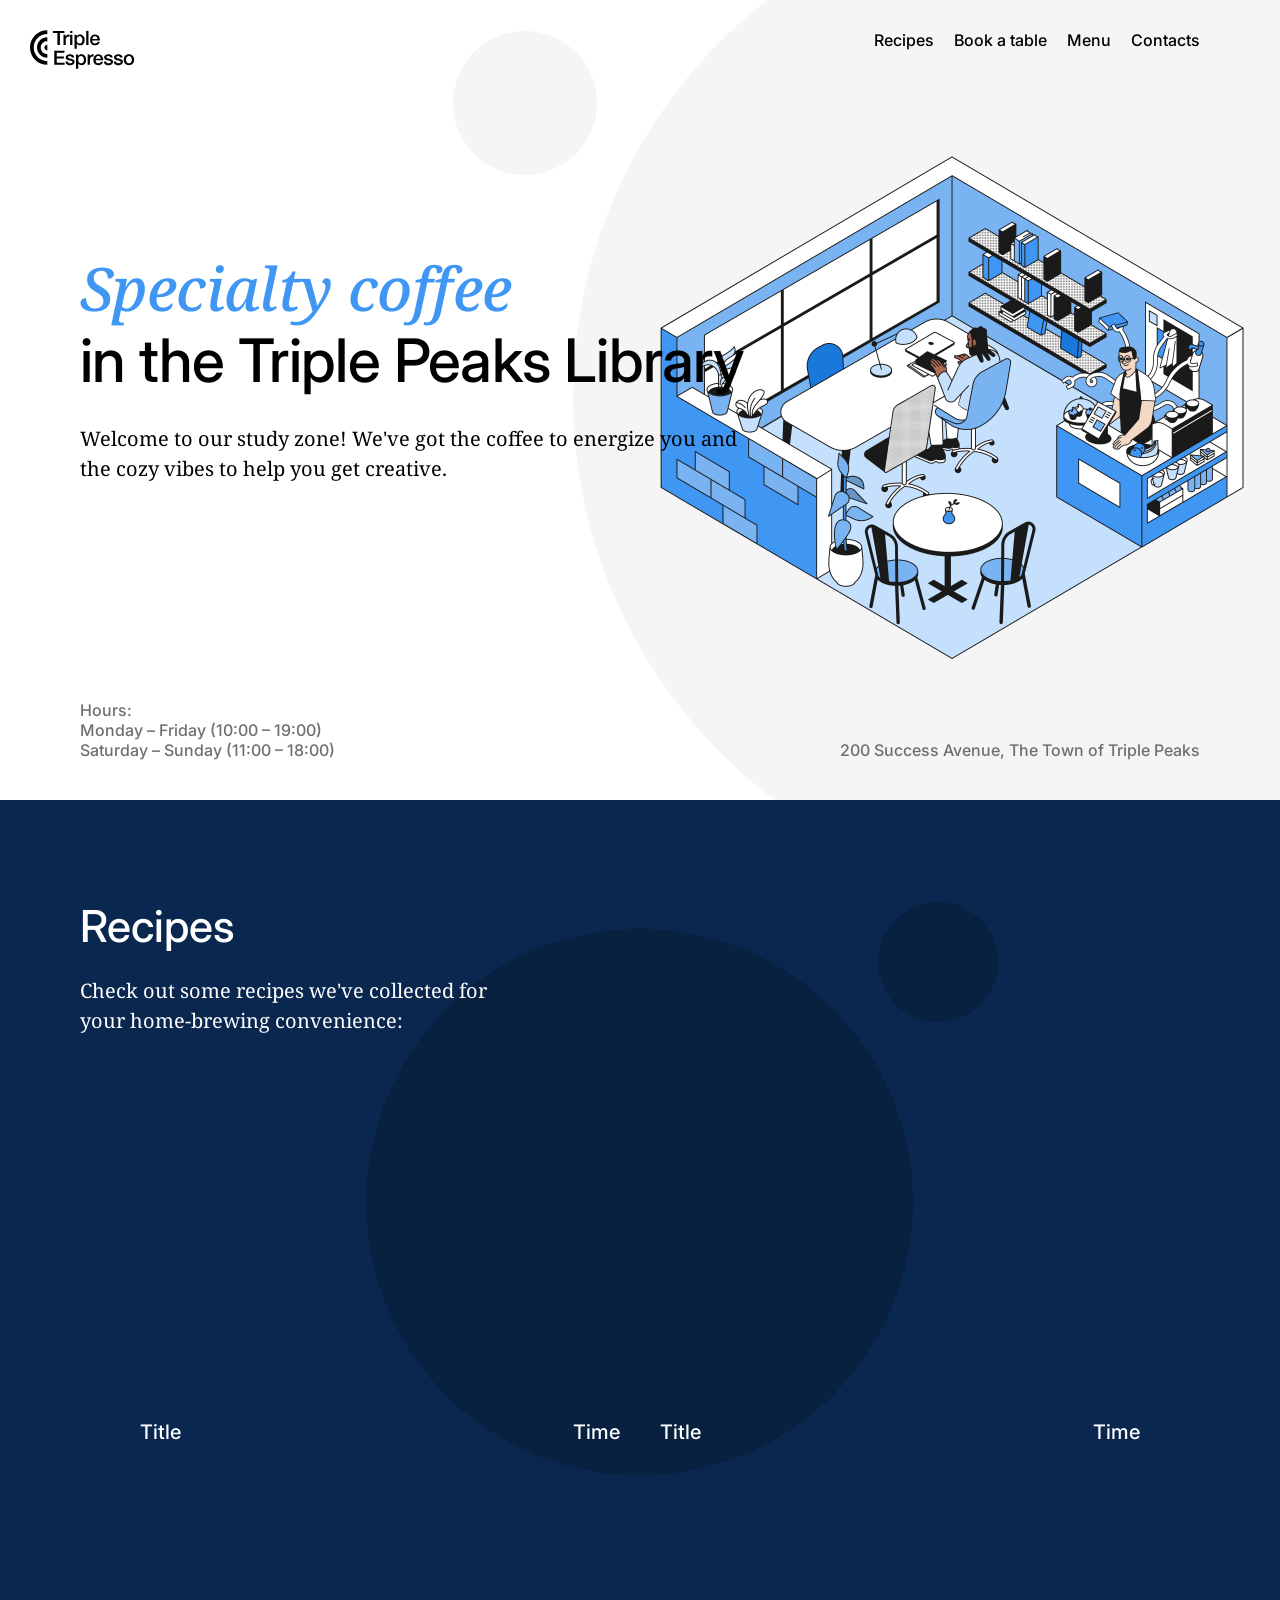
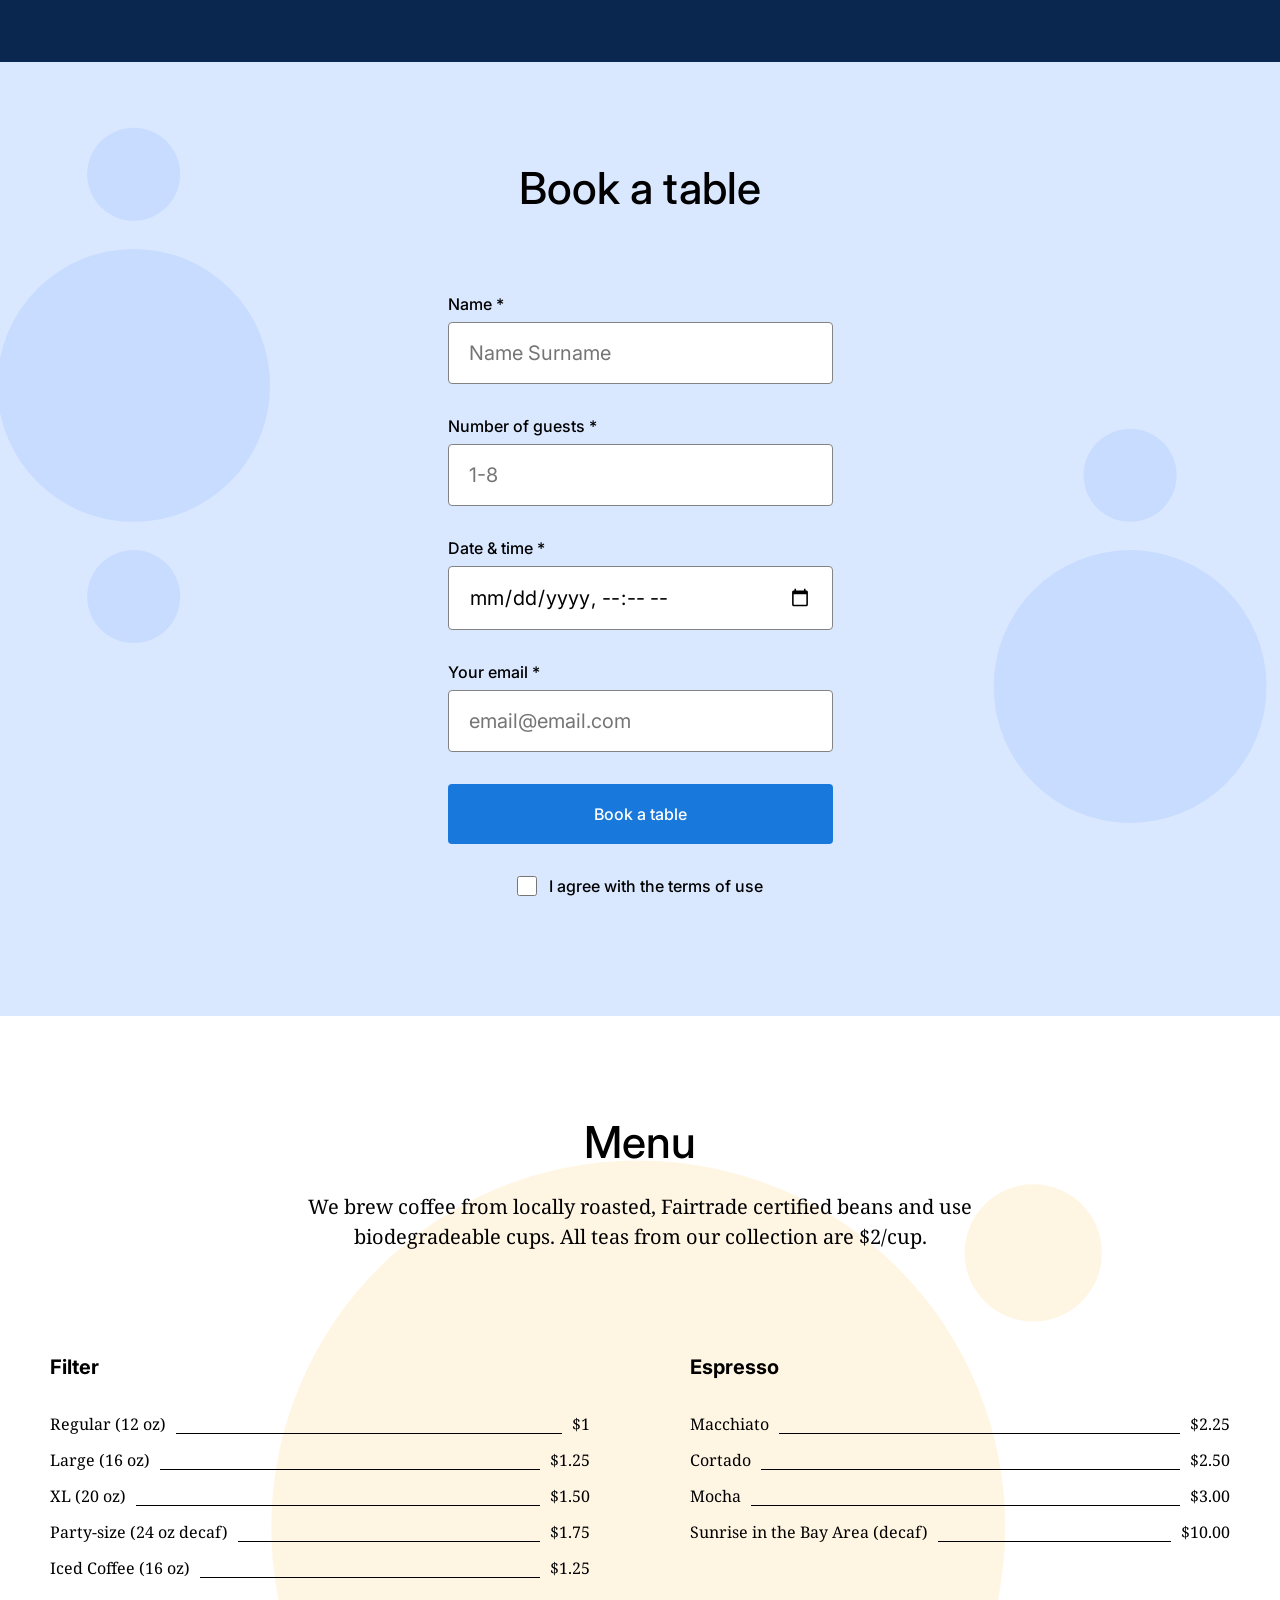
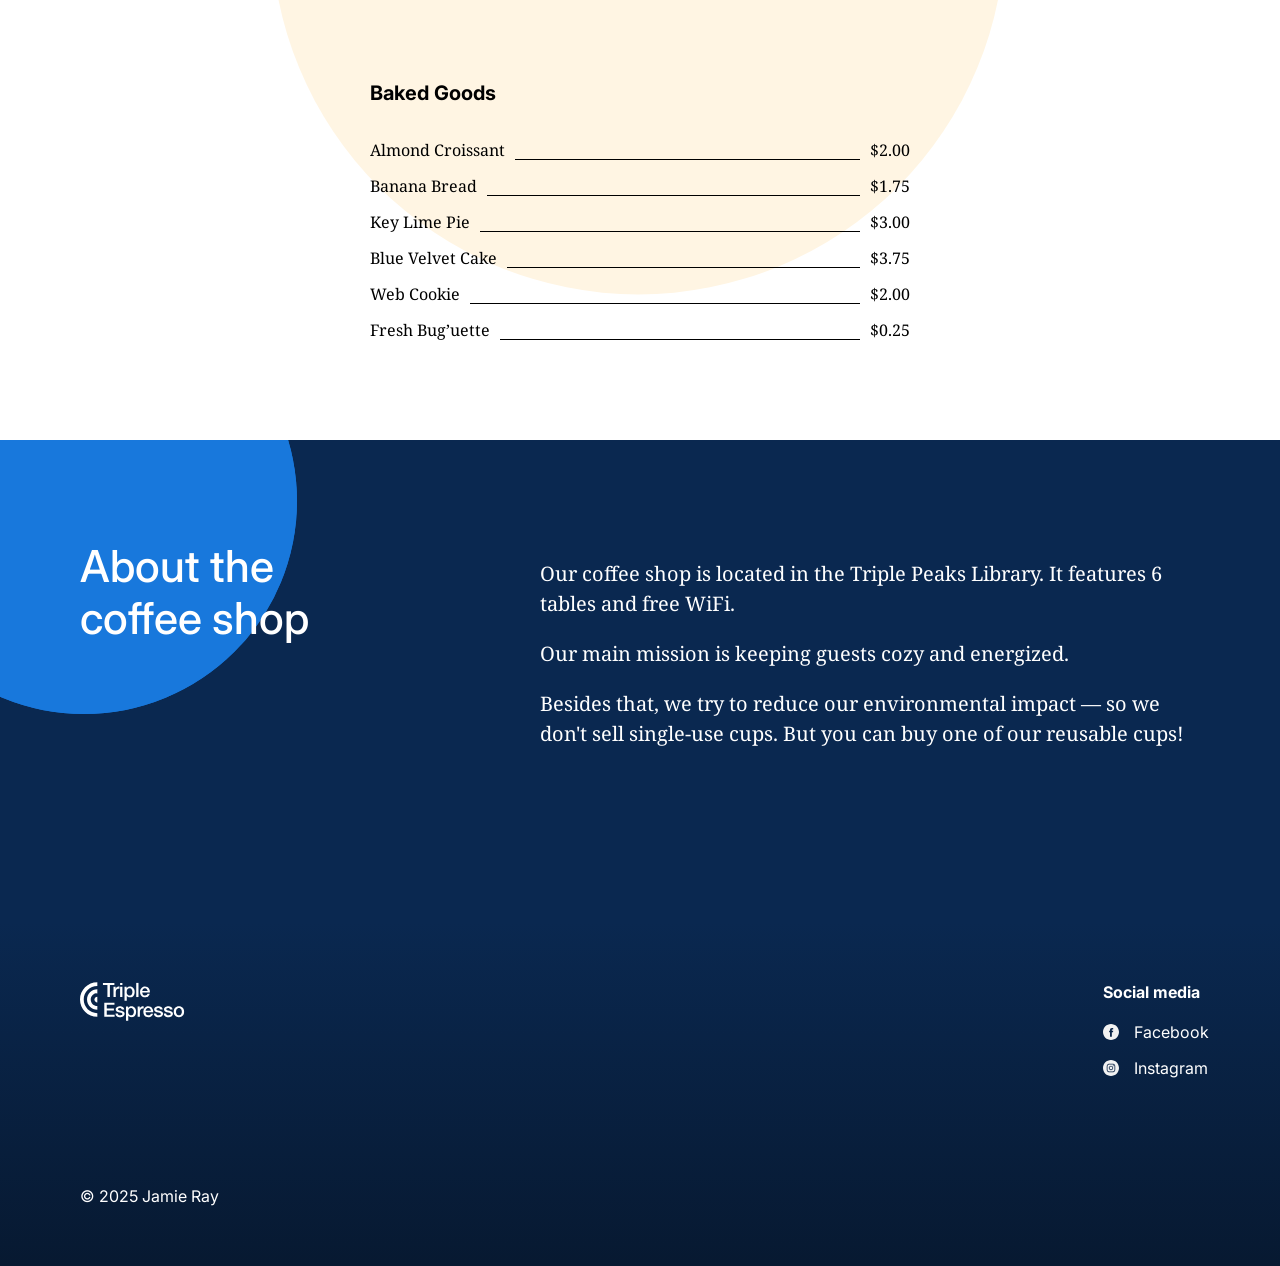
<file: index.html>
<!DOCTYPE html>
<html lang="en">
  <head>
    <meta charset="UTF-8" />
    <meta name="viewport" content="width=device-width, initial-scale=1.0" />
    <title>Coffee Shop</title>
    <meta name="author" content="Jamie Ray" />
    <meta name="keywords" content="HTML, CSS, JavaScript" />
    <meta name="description" content="Coffee Shop Website" />
    <link rel="stylesheet" href="./pages/index.css" />
    <link rel="shortcut icon" href="favicon.ico" />
    <link rel="preconnect" href="https://fonts.googleapis.com" />
    <link rel="preconnect" href="https://fonts.gstatic.com" crossorigin />
    <link
      href="https://fonts.googleapis.com/css2?family=Inter:ital,opsz,wght@0,14..32,100..900;1,14..32,100..900&family=Noto+Serif:ital,wght@0,100..900;1,100..900&display=swap"
      rel="stylesheet"
    />
  </head>
  <body>
    <div class="page">
      <header class="header">
        <nav class="nav">
          <img
            src="./images/logo_coffeeshop_dark.svg"
            alt="Triple Peaks Coffee Shop Logo"
            class="nav__logo"
          />
          <ul class="nav__links">
            <li>
              <a href="#recipes" class="nav__link">Recipes</a>
            </li>
            <li>
              <a href="#book-a-table" class="nav__link">Book a table</a>
            </li>
            <li>
              <a href="#menu" class="nav__link">Menu</a>
            </li>
            <li>
              <a href="#contacts" class="nav__link">Contacts</a>
            </li>
          </ul>
        </nav>
        <h1 class="header__title">
          <span class="header__span-accent">Specialty coffee</span>in the Triple
          Peaks Library
        </h1>
        <p class="header__description">
          Welcome to our study zone! We've got the coffee to energize you and
          the cozy vibes to help you get creative.
        </p>
        <img
          src="./images/inside_coffee_shop.png"
          alt="Illustration of a coffee shop"
          class="header__image"
        />
        <div class="header__footer">
          <div>
            <p class="header__paragraph">Hours:</p>
            <p class="header__paragraph">Monday – Friday (10:00 – 19:00)</p>
            <p class="header__paragraph">Saturday – Sunday (11:00 – 18:00)</p>
          </div>
          <p class="header__paragraph">
            200 Success Avenue, The Town of Triple Peaks
          </p>
        </div>
      </header>
      <main class="content">
        <section id="recipes" class="recipes">
          <h2 class="recipes__title">Recipes</h2>
          <p class="recipes__subtitle">
            Check out some recipes we've collected for your home-brewing
            convenience:
          </p>
          <ul class="recipes__videos">
            <li>
              <iframe
                class="recipes__iframe"
                src="https://www.youtube.com/embed/j6VlT_jUVPc?si=kaAk1O-I2s06e2-5"
                title="YouTube video player"
                allow="accelerometer; autoplay; clipboard-write; encrypted-media; gyroscope; picture-in-picture; web-share"
                referrerpolicy="strict-origin-when-cross-origin"
                allowfullscreen
              ></iframe>
              <p class="recipes__video-caption">
                <span>Title</span><span> Time</span>
              </p>
            </li>
            <li>
              <iframe
                class="recipes__iframe"
                src="https://www.youtube.com/embed/st571DYYTR8?si=Z0fQ4k9PC42APLPl"
                title="YouTube video player"
                allow="accelerometer; autoplay; clipboard-write; encrypted-media; gyroscope; picture-in-picture; web-share"
                referrerpolicy="strict-origin-when-cross-origin"
                allowfullscreen
              ></iframe>
              <p class="recipes__video-caption">
                <span>Title</span><span> Time</span>
              </p>
            </li>
          </ul>
        </section>
        <!--2:37Setup Class, 4:09 BEM video-->
        <section id="book-a-table" class="reservation">
          <h2 class="reservation__title">Book a table</h2>
          <form class="reservation__form form">
            <!--5:11 Create 4 labels and Inputs- 5:42 fieldset wraps labels and inputs-->
            <fieldset class="form__fieldset">
              <label for="name_input" class="form__label">
                <!-- 8:24 add required using Alt + Click end of input-->
                Name *
                <!--placeholder 9:34-->
                <input
                  id="name_input"
                  type="text"
                  class="form__input"
                  placeholder="Name Surname"
                  required
                /><!--13:47 do the for and ids-->
              </label>
              <label for="number_of_guest" class="form__label">
                Number of guests *
                <input
                  id="number_of_guest"
                  type="number"
                  class="form__input"
                  min="1"
                  max="8"
                  placeholder="1-8"
                  required
                /><!--min and max 10:20-->
              </label>
              <label for="date-and_time" class="form__label">
                Date & time *
                <input
                  id="date-and_time"
                  type="datetime-local"
                  class="form__input"
                  required
                />
              </label>
              <label for="email" class="form__label">
                Your email *
                <input
                  id="email"
                  type="email"
                  class="form__input"
                  placeholder="email@email.com"
                  required
              /></label>
            </fieldset>
            <!-- -->
            <!--5:52 Create a button-->
            <button class="form__button">Book a table</button>

            <label for="checkbox" class="form__label form__label_type_checkbox">
              <input
                id="checkbox"
                type="checkbox"
                class="form__checkbox"
                required
              />I agree with the terms of use
            </label>
            <!--checkbox 11:40-->
          </form>
        </section>
        <section id="menu" class="menu">
          <h2 class="menu__title">Menu</h2>
          <p class="menu__subtitle">
            We brew coffee from locally roasted, Fairtrade certified beans and
            use biodegradeable cups. All teas from our collection are $2/cup.
          </p>
          <ul class="menu__cards">
            <li class="card">
              <h3 class="card__title">Filter</h3>
              <ul class="card__list">
                <li class="card__list-item">
                  Regular (12 oz)<span class="card__list-divider"></span>
                  $1
                </li>
                <li class="card__list-item">
                  Large (16 oz)<span class="card__list-divider"></span> $1.25
                </li>
                <li class="card__list-item">
                  XL (20 oz)<span class="card__list-divider"></span> $1.50
                </li>
                <li class="card__list-item">
                  Party-size (24 oz decaf)<span
                    class="card__list-divider"
                  ></span>
                  $1.75
                </li>
                <li class="card__list-item">
                  Iced Coffee (16 oz)<span class="card__list-divider"></span>
                  $1.25
                </li>
              </ul>
            </li>
            <li class="card">
              <h3 class="card__title">Espresso</h3>
              <ul class="card__list">
                <li class="card__list-item">
                  Macchiato<span class="card__list-divider"></span> $2.25
                </li>
                <li class="card__list-item">
                  Cortado<span class="card__list-divider"></span> $2.50
                </li>
                <li class="card__list-item">
                  Mocha<span class="card__list-divider"></span> $3.00
                </li>
                <li class="card__list-item">
                  Sunrise in the Bay Area (decaf)<span
                    class="card__list-divider"
                  ></span>
                  $10.00
                </li>
              </ul>
            </li>
            <li class="card">
              <h3 class="card__title">Baked Goods</h3>
              <ul class="card__list">
                <li class="card__list-item">
                  Almond Croissant<span class="card__list-divider"></span> $2.00
                </li>
                <li class="card__list-item">
                  Banana Bread <span class="card__list-divider"></span> $1.75
                </li>
                <li class="card__list-item">
                  Key Lime Pie<span class="card__list-divider"></span> $3.00
                </li>
                <li class="card__list-item">
                  Blue Velvet Cake<span class="card__list-divider"></span>
                  $3.75
                </li>
                <li class="card__list-item">
                  Web Cookie<span class="card__list-divider"></span>
                  $2.00
                </li>
                <li class="card__list-item">
                  Fresh Bug’uette<span class="card__list-divider"></span>
                  $0.25
                </li>
              </ul>
            </li>
          </ul>
        </section>
        <section id="about" class="about">
          <h2 class="about__title">About the coffee shop</h2>
          <div class="about__content">
            <p class="about__paragraph">
              Our coffee shop is located in the Triple Peaks Library. It
              features 6 tables and free WiFi.
            </p>
            <p class="about__paragraph">
              Our main mission is keeping guests cozy and energized.
            </p>
            <p class="about__paragraph">
              Besides that, we try to reduce our environmental impact — so we
              don't sell single-use cups. But you can buy one of our reusable
              cups!
            </p>
          </div>
          <div class="about__circle"></div>
          <div class="about__circle about__circle_animation_blurred"></div>
        </section>
      </main>
      <footer id="contacts" class="footer">
        <div class="footer__content">
          <img
            src="./images/logo_coffeeshop_light.svg"
            alt="Triple Espresso Logo"
            class="footer__logo"
          />
          <div class="footer__column">
            <h3 class="footer__column-heading">Social media</h3>
            <ul class="footer__list">
              <li class="footer__list-item">
                <a href="#" class="footer__social-link">
                  <img
                    src="./images/facebook_white.svg"
                    alt="Facebook Icon"
                    class="footer__social-icon"
                  />
                  Facebook</a
                >
              </li>
              <li class="footer__list-item">
                <a href="#" class="footer__social-link">
                  <img
                    src="./images/instagram_white.svg"
                    alt="Instagram Icon"
                    class="footer__social-icon"
                  />
                  Instagram</a
                >
              </li>
            </ul>
          </div>
        </div>
        <p class="footer__copyright">&copy; 2025 Jamie Ray</p>
      </footer>
    </div>
  </body>
</html>
</file>
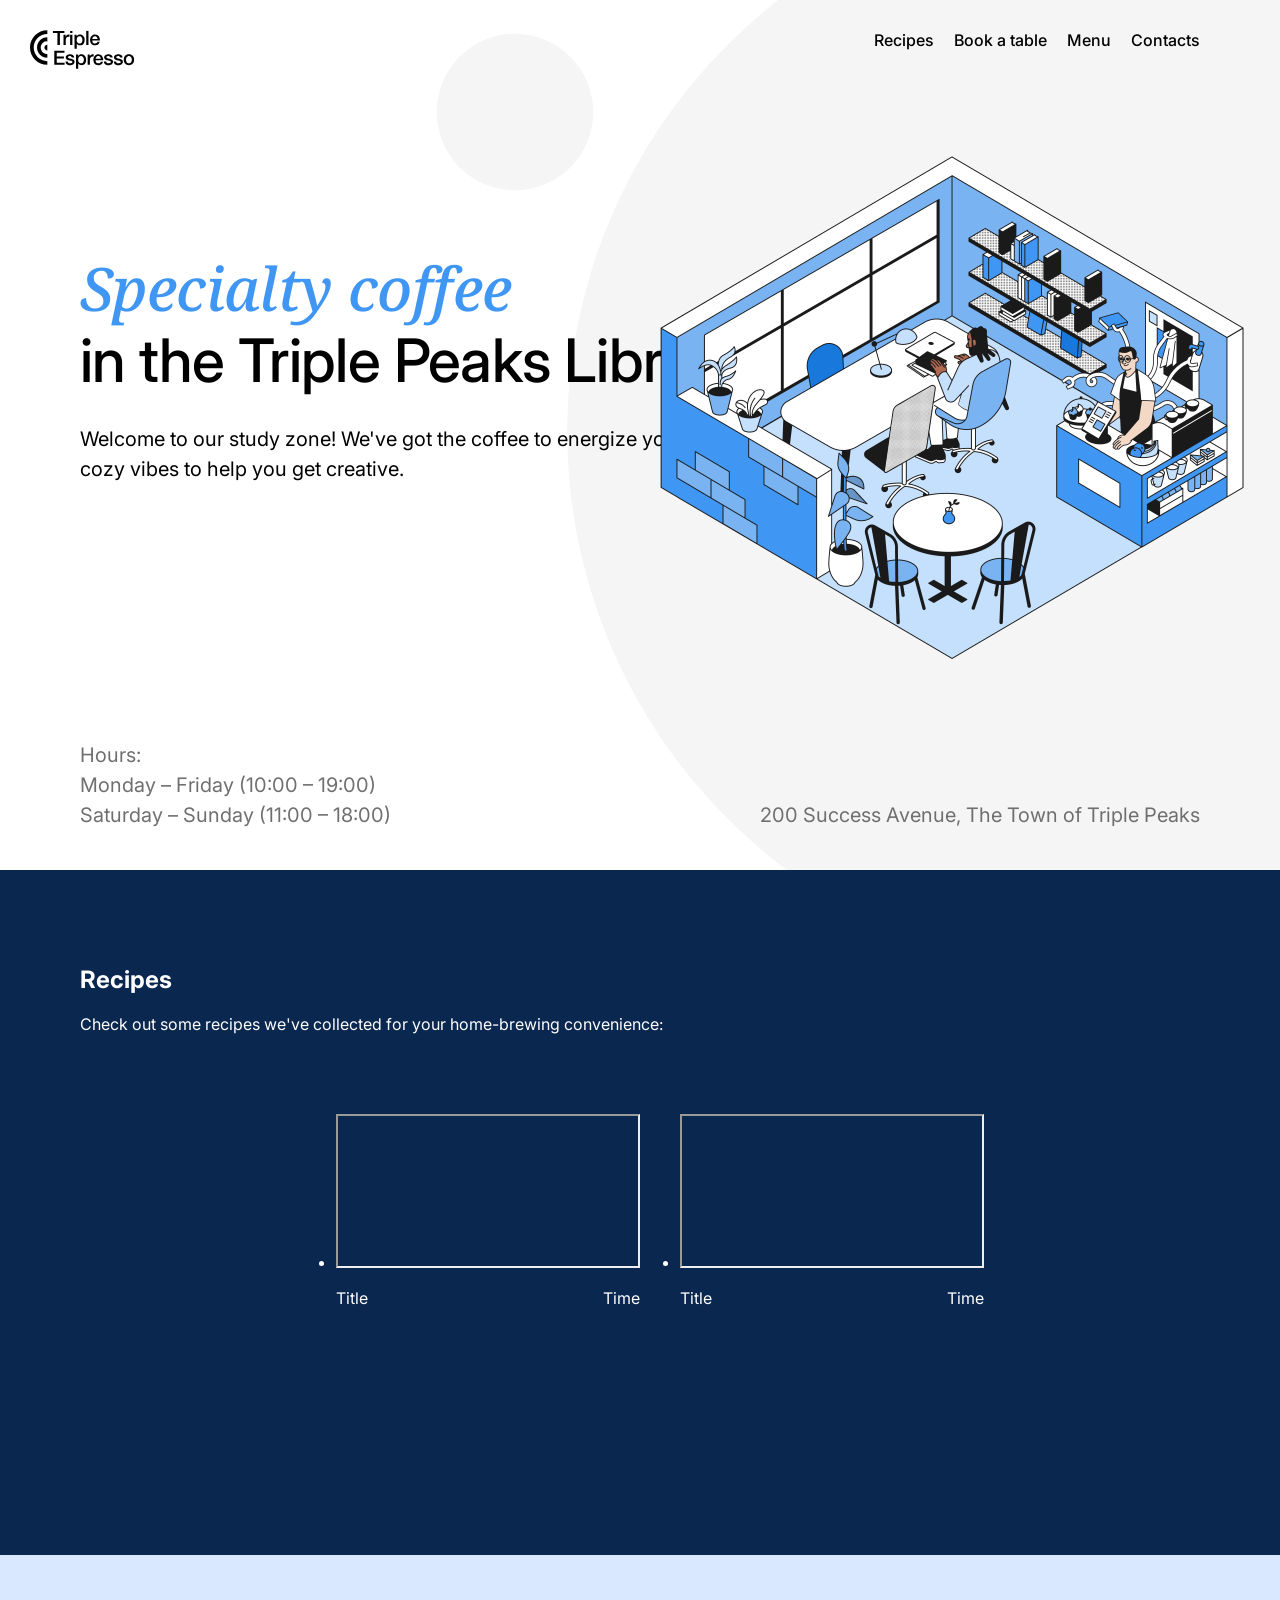
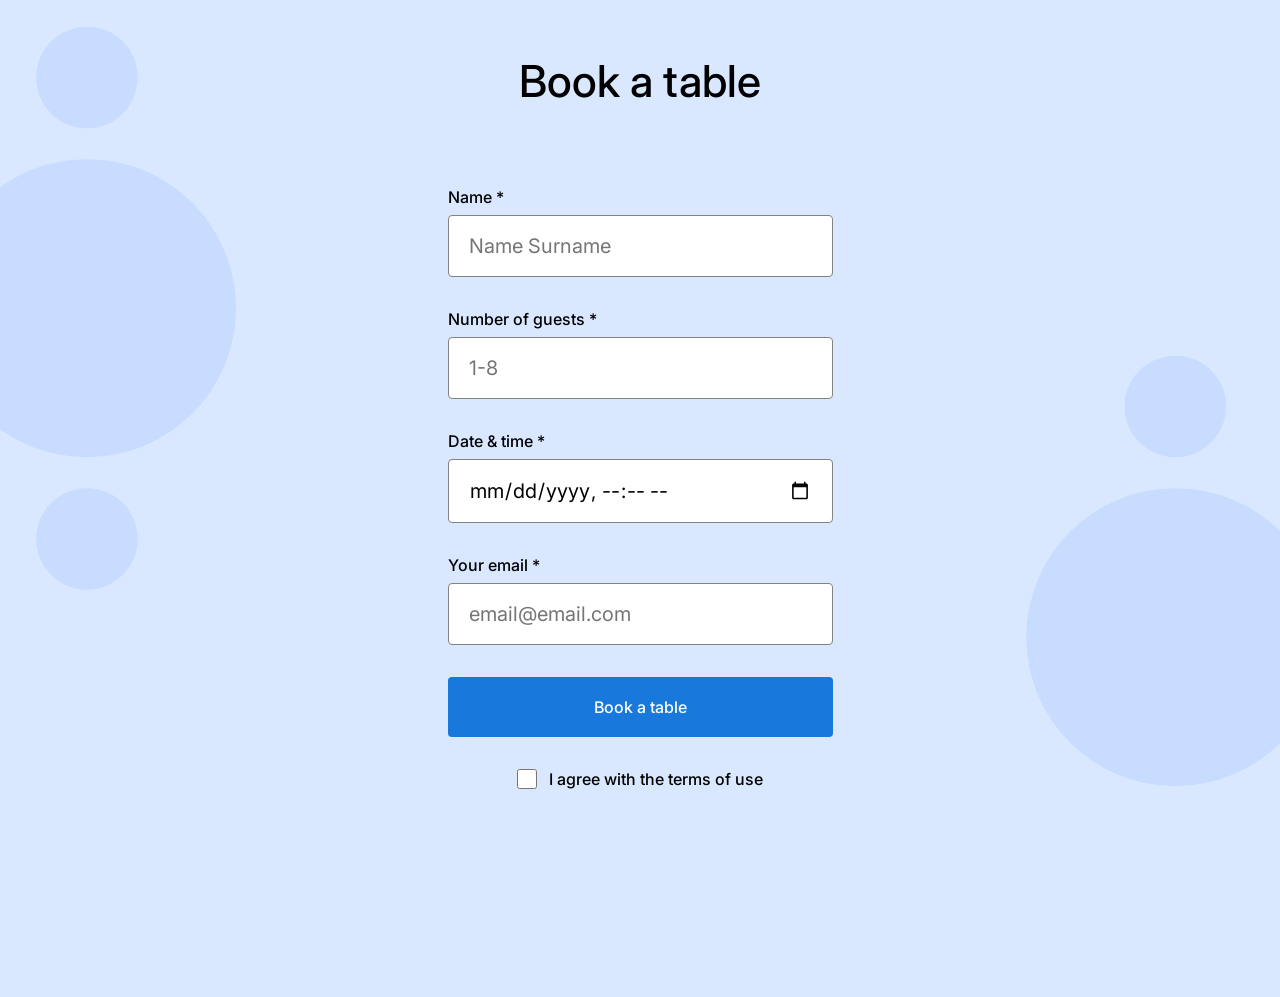
<file: se_project_coffeeshop-main/index.html>
<!DOCTYPE html>
<html lang="en">
  <head>
    <meta charset="UTF-8" />
    <meta name="viewport" content="width=device-width, initial-scale=1.0" />
    <title>Coffee Shop</title>
    <meta name="author" content="Jamie Ray" />
    <meta name="keywords" content="HTML, CSS, JavaScript" />
    <meta name="description" content="Coffee Shop Website" />
    <link rel="stylesheet" href="./pages/index.css" />
    <link rel="stylesheet" href="./vendor/normalize.css" />
    <link rel="shortcut icon" href="favicon.ico" />
    <link rel="preconnect" href="https://fonts.googleapis.com" />
    <link rel="preconnect" href="https://fonts.gstatic.com" crossorigin />
    <link
      href="https://fonts.googleapis.com/css2?family=Inter:ital,opsz,wght@0,14..32,100..900;1,14..32,100..900&family=Noto+Serif:ital,wght@0,100..900;1,100..900&display=swap"
      rel="stylesheet"
    />
  </head>
  <body>
    <div class="page">
      <header class="header">
        <nav class="nav">
          <img
            src="./images/logo_coffeeshop_dark.svg"
            alt="Triple Peaks Coffee Shop Logo"
            class="nav__logo"
          />
          <ul class="nav__links">
            <li>
              <a href="#recipes" class="nav__link">Recipes</a>
            </li>
            <li>
              <a href="#book-a-table" class="nav__link">Book a table</a>
            </li>
            <li>
              <a href="#menu" class="nav__link">Menu</a>
            </li>
            <li>
              <a href="#contacts" class="nav__link">Contacts</a>
            </li>
          </ul>
        </nav>
        <h1 class="header__title">
          <span class="header__span-accent">Specialty coffee</span>in the Triple
          Peaks Library
        </h1>
        <p class="header__description">
          Welcome to our study zone! We've got the coffee to energize you and
          the cozy vibes to help you get creative.
        </p>
        <img
          src="./images/inside_coffee_shop.png"
          alt="Illustration of a coffee shop"
          class="header__image"
        />
        <div class="header__footer">
          <div>
            <p class="header__paragraph">Hours:</p>
            <p class="header__paragraph">Monday – Friday (10:00 – 19:00)</p>
            <p class="header__paragraph">Saturday – Sunday (11:00 – 18:00)</p>
          </div>
          <p class="header__paragraph">
            200 Success Avenue, The Town of Triple Peaks
          </p>
        </div>
      </header>
      <main class="content">
        <section id="recipes" class="recipes">
          <h2 class="recipes__title">Recipes</h2>
          <p class="recipes__subtitle">
            Check out some recipes we've collected for your home-brewing
            convenience:
          </p>
          <ul class="recipes__videos">
            <li>
              <iframe
                class="recipes__iframe"
                src="https://www.youtube.com/embed/j6VlT_jUVPc?si=kaAk1O-I2s06e2-5"
                title="YouTube video player"
                allow="accelerometer; autoplay; clipboard-write; encrypted-media; gyroscope; picture-in-picture; web-share"
                referrerpolicy="strict-origin-when-cross-origin"
                allowfullscreen
              ></iframe>
              <p class="recipes__video-caption">
                <span>Title</span><span> Time</span>
              </p>
            </li>
            <li>
              <iframe
                class="recipes__iframe"
                src="https://www.youtube.com/embed/st571DYYTR8?si=Z0fQ4k9PC42APLPl"
                title="YouTube video player"
                allow="accelerometer; autoplay; clipboard-write; encrypted-media; gyroscope; picture-in-picture; web-share"
                referrerpolicy="strict-origin-when-cross-origin"
                allowfullscreen
              ></iframe>
              <p class="recipes__video-caption">
                <span>Title</span><span> Time</span>
              </p>
            </li>
          </ul>
        </section>
        <!--2:37Setup Class, 4:09 BEM video-->
        <section id="book-a-table" class="reservation">
          <h2 class="reservation__title">Book a table</h2>
          <form class="reservation__form form">
            <!--5:11 Create 4 labels and Inputs- 5:42 fieldset wraps labels and inputs-->
            <fieldset class="form__fieldset">
              <label for="name_input" class="form__label">
                <!-- 8:24 add required using Alt + Click end of input-->
                Name *
                <!--placeholder 9:34-->
                <input
                  id="name_input"
                  type="text"
                  class="form__input"
                  placeholder="Name Surname"
                /><!--13:47 do the for and ids-->
              </label>
              <label for="number_of_guest" class="form__label">
                Number of guests *
                <input
                  id="number_of_guest"
                  type="number"
                  class="form__input"
                  min="1"
                  max="8"
                  placeholder="1-8"
                  required
                /><!--min and max 10:20-->
              </label>
              <label for="date-and_time" class="form__label">
                Date & time *
                <input
                  id="date-and_time"
                  type="datetime-local"
                  class="form__input"
                  required
                />
              </label>
              <label for="email" class="form__label">
                Your email *
                <input
                  id="email"
                  type="email"
                  class="form__input"
                  placeholder="email@email.com"
                  required
              /></label>
            </fieldset>
            <!-- -->
            <!--5:52 Create a button-->
            <button class="form__button">Book a table</button>

            <label for="checkbox" class="form__label_type_checkbox">
              <input
                id="checkbox"
                type="checkbox"
                class="form__checkbox"
                required
              />I agree with the terms of use </label
            ><!--checkbox 11:40-->
          </form>
        </section>
        <section id="menu" class="menu"></section>
        <section id="about" class="about"></section>
      </main>
      <footer id="contacts" class="footer"></footer>
    </div>
  </body>
</html>
</file>
<file: se_project_coffeeshop-main/pages/index.css>
.page {
  min-width: 1100px;
  max-width: 1600px;
  margin: 0 auto; /*center the page */
  font-family: Inter, Arial, sans-serif;
  font-size: 16px;
  line-height: 20px;
}

.header {
  padding: 30px 80px 40px;
  background: center / cover no-repeat #fff url(../images/background_header.svg); /* End of video 2*/
  position: relative;
  height: 800px; /*22:09 video*/
  display: flex; /*To use margin-top: auto 23:08 breaks till direction*/
  flex-direction: column; /*23:08 video*/
}

.header__title {
  margin: 183px 0 0; /*20:40 of video*/
  max-width: 729px; /*1:45 of video*/
  font-weight: 500;
  font-size: 60px;
  line-height: 72px;
  letter-spacing: -0.6px;
}

.header__span-accent {
  display: block;
  font-family: "Noto Serif", "Times New Roman", serif;
  font-style: italic;
  color: #3f96f3;
}

.header__description {
  margin: 28px 0 0;
  max-width: 683px; /*1:53 of video*/
  font-style: normal;
  font-weight: normal;
  font-size: 20px;
  line-height: 30px;
}

.header__image {
  position: absolute;
  top: 124px;
  right: 5px;
  width: 646px;
  height: 568px;
}

.header__footer {
  margin-top: auto; /*22:09 video parent has be display flex*/
  display: flex;
  justify-content: space-between; /*26:08 Video*/
  align-items: flex-end; /*27:24 Video*/
  font-weight: 500;
  font-size: 16px;
  line-height: 20px;
  color: #6f6f6f;
}

.header__paragraph {
  margin: 0; /*26:15 of video*/
  font-style: normal;
  font-weight: normal;
  font-size: 20px;
  line-height: 30px;
}

.nav {
  display: flex;
  justify-content: space-between;
}

.nav__logo {
  width: 105px;
  height: 39px;
  position: relative;
  left: -50px;
}

.nav__links {
  display: flex;
  gap: 20px;
  list-style-type: none;
  padding: 0;
  margin: 0;
}

.nav__link {
  color: #000;
  text-decoration: none;
  font-weight: 500;
}

.recipes {
  color: #fff;
  background-color: #0a2750; /*video #4 8:31*/
  padding: 100px 80px 215px; /*video #4 10:16*/
}

.recipes__title {
  margin: 0 0 24px;
}

.recipes__subtitle {
  margin: 0 0 80px;
}

.recipes__videos {
  display: flex;
  justify-content: center;
  gap: 40px;
}

.recipes__video-caption {
  display: flex;
  justify-content: space-between;
}

.reservation {
  /*video #5 1:37*/
  padding: 100px 0 120px;
  background-color: #d9e7ff;
  background: center / cover repeat #d9e7ff
    url(../images/background_reservation.svg);
  position: relative;
}

.reservation__title {
  margin: 0 0 80px;
  text-align: center;
  font-family: Inter, Arial, sans-serif;
  font-style: normal;
  font-weight: 500;
  font-size: 44px;
  line-height: 52px;
}

.reservation__form {
  margin: 0 auto;
  background-color: #d9e7ff;
}

.form {
  max-width: 385px;
  background-color: #d9e7ff;
}

.form__label {
  font-family: Inter;
  font-style: normal, Arial, sans-serif;
  font-weight: 500;
  font-size: 16px;
  line-height: 20px;
}

.form__input {
  display: block;
  width: 100%;
  box-sizing: border-box;
  padding: 15px 20px; /*9:21 video*/
  margin: 8px 0 32px; /*10:34 video*/
  border: 1px solid #838383; /*11:29 video*/
  border-radius: 4px; /*13:32 video*/
  font-family: Inter, Arial, sans-serif;
  font-style: normal;
  font-weight: normal;
  font-size: 20px;
  line-height: 30px;
}

.form__fieldset {
  margin: 0;
  padding: 0;
  border: none;
}

.form__button {
  width: 100%;
  border: none;
  padding: 20px 0;
  background-color: #1878dc; /*12:42 video*/
  color: #fff; /*12:42 video*/
  border-radius: 4px; /*12:55 video*/
  margin-bottom: 32px /*14:29 video*/;
  font-family: Inter, Arial, sans-serif;
  font-style: normal;
  font-weight: 500;
  font-size: 16px;
  line-height: 20px;
  box-shadow: inset 0 0 0 0 #1853dc;
  transition: ease-out 0.3;
}

form__button:hover {
  box-shadow: inset 100% 0 0 4px #1853dc;
}

.form__checkbox {
  border-radius: 2px; /*17:00 video*/
  width: 20px; /*18:00 video*/
  height: 20px; /*18:00 video*/
  background-color: #1878dc;
}

.form__label_type_checkbox {
  display: flex; /*17:30 video*/
  gap: 12px; /*19:30 video*/
  justify-content: center; /*19:30 video*/
  margin-bottom: 88px; /*19:30 video*/
  font-family: Inter, Arial, sans-serif;
  font-style: normal;
  font-weight: 500;
  font-size: 16px;
  line-height: 20px;
}
</file>
<file: pages/index.css>
@import url(../vendor/normalize.css);
@import url(../blocks/page.css);
@import url(../blocks/header.css);
@import url(../blocks/nav.css);
@import url(../blocks/recipes.css);
@import url(../blocks/reservation.css);
@import url(../blocks/form.css);
@import url(../blocks/menu.css);
@import url(../blocks/card.css);
@import url(../blocks/about.css);
@import url(../blocks/footer.css);
</file>
